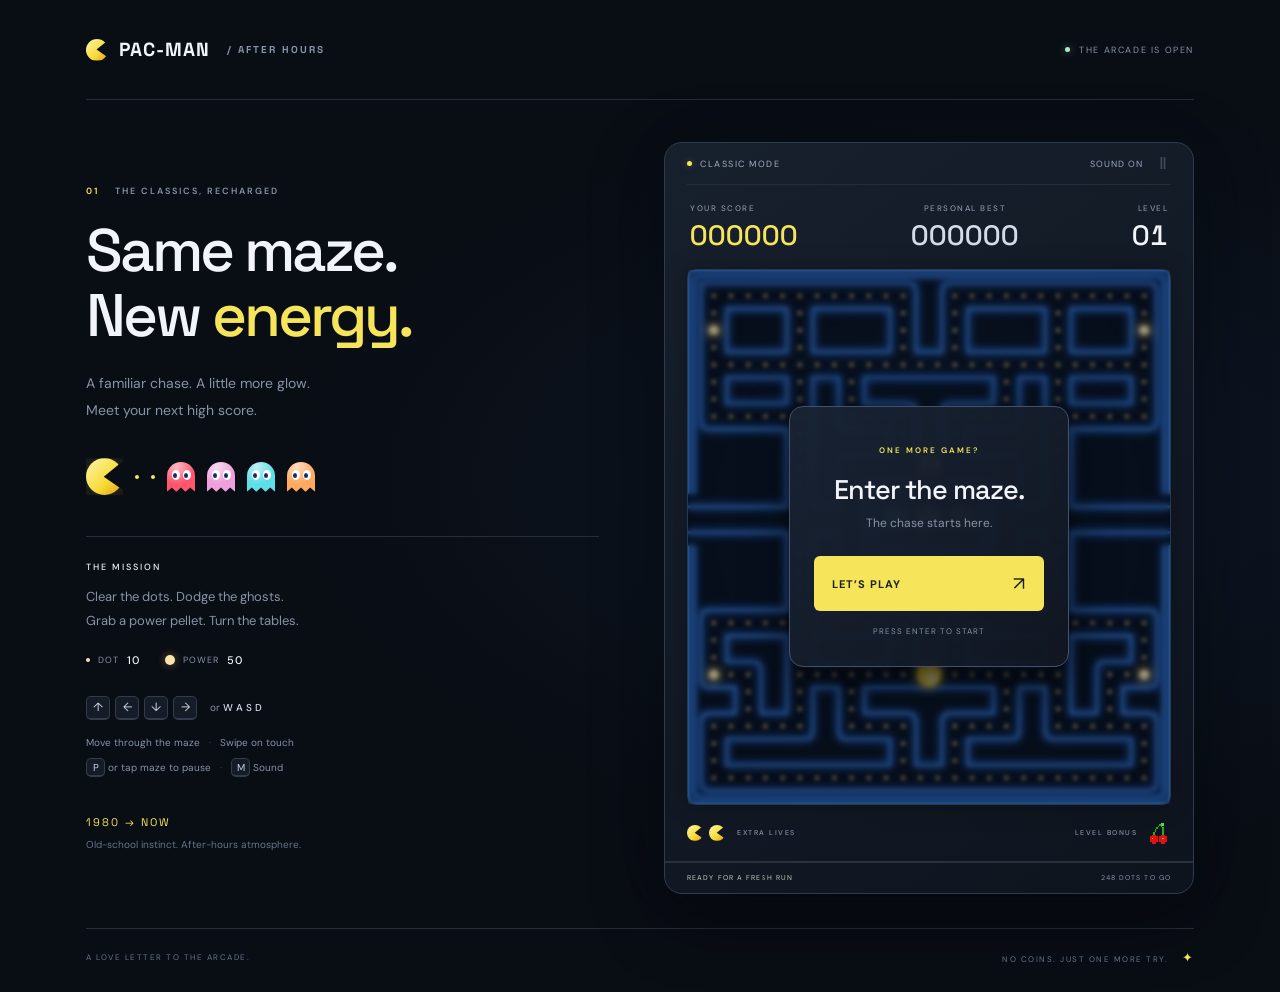
<file: index.html>
<!DOCTYPE html>
<html lang="en">
<head>
    <meta charset="UTF-8">
    <meta name="viewport" content="width=device-width, initial-scale=1.0">
    <meta name="theme-color" content="#090d14">
    <meta name="description" content="The maze you know. A new kind of glow. Play a modern, neon-lit tribute to the arcade classic.">
    <title>PAC-MAN — After Hours</title>
    <link rel="stylesheet" href="styles.css?v=5">
</head>
<body>
    <main class="arcade">
        <header class="masthead">
            <a class="brand" href="./" aria-label="Pac-Man home"><span class="mini-pac" aria-hidden="true"></span> PAC-MAN <span class="brand-edition">/ AFTER HOURS</span></a>
            <span class="arcade-status"><i></i> THE ARCADE IS OPEN</span>
        </header>
        <div class="arcade-layout">
            <aside class="intro">
                <div class="eyebrow"><span>01</span> THE CLASSICS, RECHARGED</div>
                <h1>Same maze.<br> New <em>energy.</em></h1>
                <p class="intro-copy">A familiar chase. A little more glow.<br>Meet your next high score.</p>
                <div class="cast" aria-label="Pac-Man, Blinky, Pinky, Inky, and Clyde">
                    <span class="hero-pac"></span><span class="cast-dot"></span><span class="cast-dot"></span>
                    <span class="ghost red"><i></i><i></i></span><span class="ghost pink"><i></i><i></i></span><span class="ghost cyan"><i></i><i></i></span><span class="ghost orange"><i></i><i></i></span>
                </div>
                <section class="how-to" aria-labelledby="how-title">
                    <h2 id="how-title">THE MISSION</h2>
                    <p>Clear the dots. Dodge the ghosts.<br>Grab a power pellet. Turn the tables.</p>
                    <div class="points"><span><i class="dot-sample"></i> DOT <b>10</b></span><span><i class="power-sample"></i> POWER <b>50</b></span></div>
                </section>
                <div class="controls-guide"><div class="key-row"><kbd>↑</kbd><kbd>←</kbd><kbd>↓</kbd><kbd>→</kbd><span>or <strong>W A S D</strong></span></div><p>Move through the maze <span>·</span> Swipe on touch</p><p><kbd>P</kbd> or tap maze to pause <span>·</span> <kbd>M</kbd> Sound</p></div>
                <div class="classic-note"><span>1980 → NOW</span><p>Old-school instinct. After-hours atmosphere.</p></div>
            </aside>
            <section id="game-container" aria-label="Pac-Man arcade game">
                <div class="cabinet-top"><span><i></i> CLASSIC MODE</span><div class="game-tools"><button id="sound-btn" aria-label="Mute sound" aria-pressed="false">SOUND ON</button><button id="pause-btn" disabled aria-label="Pause game">Ⅱ</button></div></div>
                <div id="game-wrap">
                    <div id="hud">
                        <div id="score-display"><span class="label">YOUR SCORE</span><span id="score">000000</span></div>
                        <div class="best-display"><span class="label">PERSONAL BEST</span><span id="best">000000</span></div>
                        <div id="level-display"><span class="label">LEVEL</span><span id="level">01</span></div>
                    </div>
                    <div class="board-shell">
                        <canvas id="game-canvas" width="448" height="496" aria-label="Pac-Man maze. Use arrow keys, WASD, or swipe to move."></canvas>
                        <div id="loading-screen"><div class="launch-card"><span class="eyebrow">ONE MORE GAME?</span><h2>Enter the maze.</h2><p>The chase starts here.</p><button id="start-btn">LET’S PLAY <span>↗</span></button><span class="start-hint">PRESS ENTER TO START</span></div></div>
                        <div id="overlay" class="hidden"><div class="launch-card"><div id="overlay-text"></div><button id="resume-btn">BACK TO THE CHASE <span>↗</span></button><button id="overlay-sound-btn" class="quiet-button" aria-pressed="false">SOUND ON</button></div></div>
                    </div>
                    <div class="cabinet-bottom"><div id="lives-display"><div id="lives" aria-label="Spare lives"></div><span class="label">EXTRA LIVES</span></div><div class="bonus-display"><span class="label">LEVEL BONUS</span><div id="fruit-row"></div></div></div>
                </div>
                <div class="maze-progress"><div id="progress-fill"></div></div>
                <div class="cabinet-caption"><span id="game-status" role="status">READY FOR A FRESH RUN</span><span id="dots-remaining">248 DOTS TO GO</span></div>
                <p class="touch-hint">SWIPE TO MOVE · TAP THE MAZE TO PAUSE</p>
            </section>
        </div>
        <footer><span>A LOVE LETTER TO THE ARCADE.</span><span>NO COINS. JUST ONE MORE TRY. <i>✦</i></span></footer>
    </main>
    <script src="sound.js?v=1"></script>
    <script src="game.js?v=39"></script>
</body>
</html>
</file>
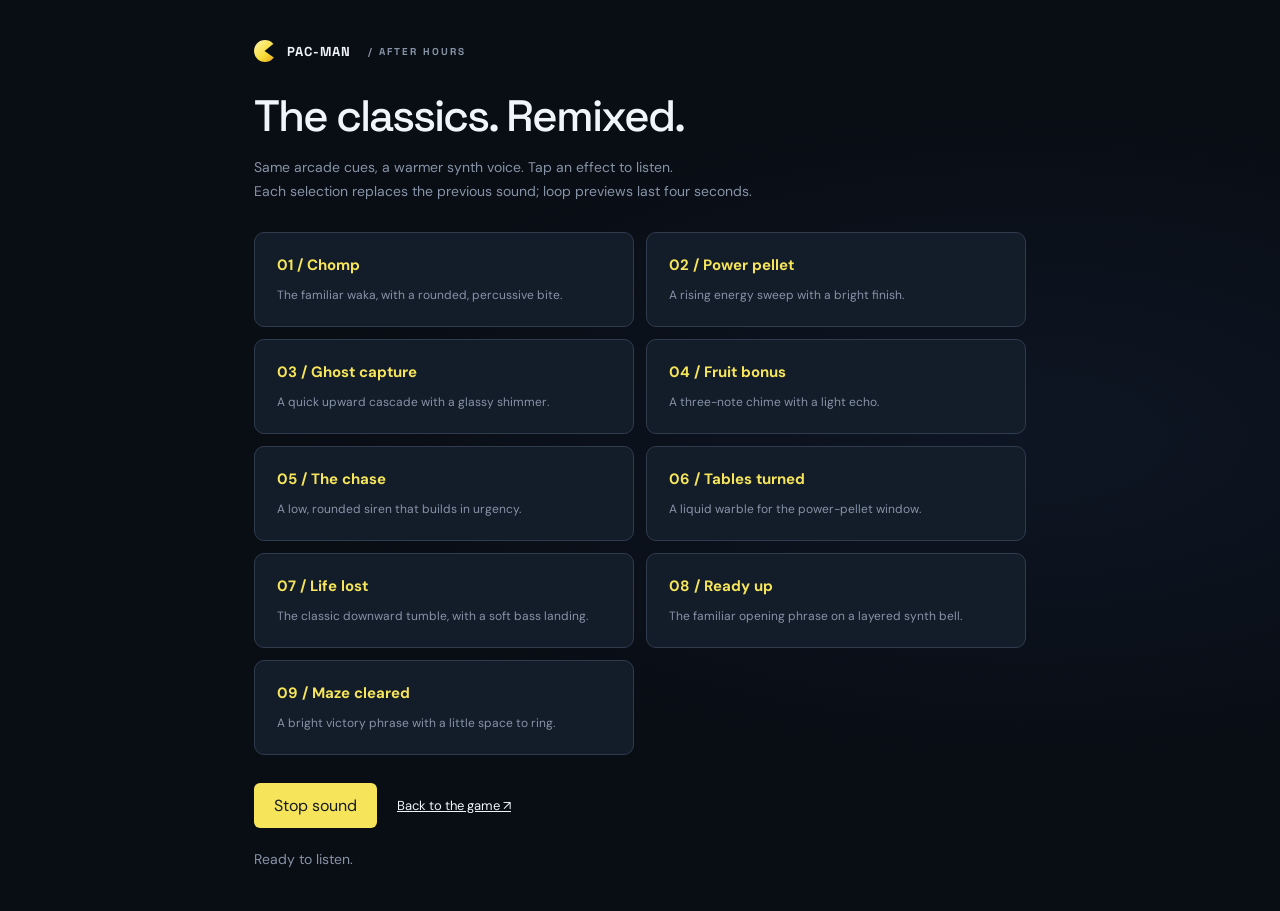
<file: sound-preview.html>
<!DOCTYPE html>
<html lang="en">
<head>
    <meta charset="UTF-8">
    <meta name="viewport" content="width=device-width, initial-scale=1.0">
    <title>After Hours — Sound Studio</title>
    <link rel="stylesheet" href="styles.css?v=4">
    <style>
        .studio { max-width: 820px; margin: 0 auto; padding: 40px 24px; }
        .studio h1 { font: 500 44px 'Space Grotesk', sans-serif; letter-spacing: -2px; margin: 26px 0 12px; }
        .studio p { color: var(--muted); line-height: 1.7; font-size: 14px; }
        .sound-grid { display: grid; grid-template-columns: repeat(2, minmax(0, 1fr)); gap: 12px; margin: 28px 0; }
        .sound-grid button { text-align: left; padding: 22px; background: #131c29; color: var(--text); border: 1px solid #303b4e; border-radius: 10px; }
        .sound-grid button:hover { border-color: var(--yellow); }
        .sound-grid strong { display: block; color: var(--yellow); margin-bottom: 8px; font-size: 15px; }
        .sound-grid span { color: var(--muted); font-size: 12px; }
        .studio-actions { display: flex; align-items: center; gap: 20px; }
        #stop { padding: 12px 20px; border: 0; background: var(--yellow); color: #161b21; border-radius: 6px; }
        .studio a { color: var(--text); font-size: 13px; }
        #sound-status { margin-top: 20px; }
        @media(max-width: 480px) { .sound-grid { grid-template-columns: 1fr; } }
    </style>
</head>
<body>
    <main class="studio">
        <a class="brand" href="./"><span class="mini-pac" aria-hidden="true"></span>PAC-MAN <span class="brand-edition">/ AFTER HOURS</span></a>
        <h1>The classics. Remixed.</h1>
        <p>Same arcade cues, a warmer synth voice. Tap an effect to listen.<br>Each selection replaces the previous sound; loop previews last four seconds.</p>
        <div class="sound-grid">
            <button data-effect="waka"><strong>01 / Chomp</strong><span>The familiar waka, with a rounded, percussive bite.</span></button>
            <button data-effect="startFright"><strong>02 / Power pellet</strong><span>A rising energy sweep with a bright finish.</span></button>
            <button data-effect="eatGhost"><strong>03 / Ghost capture</strong><span>A quick upward cascade with a glassy shimmer.</span></button>
            <button data-effect="eatFruit"><strong>04 / Fruit bonus</strong><span>A three-note chime with a light echo.</span></button>
            <button data-effect="startSiren"><strong>05 / The chase</strong><span>A low, rounded siren that builds in urgency.</span></button>
            <button data-effect="startFrightenedLoop"><strong>06 / Tables turned</strong><span>A liquid warble for the power-pellet window.</span></button>
            <button data-effect="death"><strong>07 / Life lost</strong><span>The classic downward tumble, with a soft bass landing.</span></button>
            <button data-effect="playIntro"><strong>08 / Ready up</strong><span>The familiar opening phrase on a layered synth bell.</span></button>
            <button data-effect="levelComplete"><strong>09 / Maze cleared</strong><span>A bright victory phrase with a little space to ring.</span></button>
        </div>
        <div class="studio-actions"><button id="stop">Stop sound</button><a href="./">Back to the game ↗</a></div>
        <p id="sound-status" role="status">Ready to listen.</p>
    </main>
    <script src="sound.js?v=1"></script>
    <script>
        let previewSound;
        let previewTimers = [];
        const status = document.getElementById('sound-status');
        function stopPreview() {
            previewTimers.forEach(clearTimeout);
            previewTimers = [];
            if (previewSound && previewSound.ctx) previewSound.ctx.close().catch(() => {});
            previewSound = null;
            status.textContent = 'Sound stopped.';
        }
        document.querySelectorAll('[data-effect]').forEach(button => {
            button.addEventListener('click', () => {
                stopPreview();
                previewSound = new SoundManager();
                if (!previewSound.enabled) { status.textContent = 'Audio is unavailable in this browser.'; return; }
                const effect = button.dataset.effect;
                previewSound[effect]();
                status.textContent = 'Playing ' + button.querySelector('strong').textContent.split(' / ')[1] + '.';
                if (effect === 'waka') {
                    for (let i = 1; i < 10; i++) previewTimers.push(setTimeout(() => previewSound.waka(), i * 125));
                }
                if (effect === 'startSiren' || effect === 'startFrightenedLoop') {
                    previewTimers.push(setTimeout(() => {
                        previewSound.stopSiren();
                        previewSound.stopFrightenedLoop();
                        status.textContent = 'Loop preview finished.';
                    }, 4000));
                }
            });
        });
        document.getElementById('stop').addEventListener('click', stopPreview);
        document.addEventListener('visibilitychange', () => { if (document.hidden) stopPreview(); });
        window.addEventListener('pagehide', stopPreview);
    </script>
</body>
</html>
</file>
<file: styles.css>
@import url('https://fonts.googleapis.com/css2?family=DM+Sans:wght@400;500;600;700&family=Space+Grotesk:wght@400;500;600;700&display=swap');

:root {
    color-scheme: dark;
    --bg: #090d14;
    --panel: #101620;
    --line: #252d3a;
    --muted: #8793a7;
    --text: #f1f4f9;
    --yellow: #f6e55a;
    --blue: #56a8ff;
}

* {
    box-sizing: border-box;
    margin: 0;
    padding: 0;
}

body {
    background: radial-gradient(ellipse at 80% 48%,#14233b66,transparent 52%),var(--bg);
    color: var(--text);
    font-family: 'DM Sans',sans-serif;
    min-height: 100svh;
    overscroll-behavior: none;
}

button,a {
    -webkit-tap-highlight-color: transparent;
}

button {
    font: inherit;
    cursor: pointer;
}

button:focus-visible,a:focus-visible {
    outline: 2px solid var(--yellow);
    outline-offset: 5px;
}

button:disabled {
    opacity: .35;
    cursor: default;
}

.arcade {
    max-width: 1200px;
    margin: 0 auto;
    padding: 0 46px;
}

.masthead {
    height: 100px;
    display: flex;
    align-items: center;
    justify-content: space-between;
    border-bottom: 1px solid var(--line);
}

.brand {
    display: flex;
    align-items: center;
    gap: 11px;
    color: var(--text);
    font-family: 'Space Grotesk',sans-serif;
    font-size: 19px;
    font-weight: 700;
    text-decoration: none;
    letter-spacing: 1px;
}

.brand-edition {
    font-size: 10px;
    color: var(--muted);
    letter-spacing: 2px;
    margin-left: 6px;
}

.mini-pac,.hero-pac,.life-icon {
    display: block;
    background: linear-gradient(135deg,#fff6ad,#f7db36 60%,#e59b18);
    border-radius: 50%;
    clip-path: polygon(100% 8%,48% 50%,100% 86%,100% 100%,0 100%,0 0,100% 0);
}

.mini-pac {
    width: 22px;
    height: 22px;
}

.arcade-status {
    display: flex;
    align-items: center;
    gap: 9px;
    font-size: 9px;
    letter-spacing: 1.6px;
    color: var(--muted);
}

.arcade-status i,.cabinet-top>span i {
    width: 5px;
    height: 5px;
    border-radius: 50%;
    background: #a8ebbf;
    box-shadow: 0 0 9px #a8ebbf88;
}

.arcade-layout {
    display: grid;
    grid-template-columns: 1fr 530px;
    gap: 65px;
    align-items: center;
    padding: 42px 0 34px;
}

.eyebrow {
    font-size: 9px;
    font-weight: 600;
    letter-spacing: 2px;
    color: var(--muted);
}

.eyebrow>span {
    color: var(--yellow);
    margin-right: 12px;
}

.intro h1 {
    font-family: 'Space Grotesk',sans-serif;
    font-size: 60px;
    line-height: 1.08;
    font-weight: 500;
    letter-spacing: -3px;
    margin: 22px 0;
}

.intro h1 em {
    font-style: normal;
    color: var(--yellow);
}

.intro-copy {
    color: var(--muted);
    font-size: 14px;
    line-height: 1.9;
}

.cast {
    display: flex;
    align-items: center;
    gap: 12px;
    margin: 33px 0 39px;
    height: 40px;
}

.hero-pac {
    width: 37px;
    height: 37px;
    filter: drop-shadow(0 0 12px #f6e55a44);
}

.cast-dot {
    width: 4px;
    height: 4px;
    border-radius: 50%;
    background: var(--yellow);
}

.ghost {
    --ghost: #ff566d;
    display: flex;
    justify-content: center;
    gap: 3px;
    align-items: center;
    width: 28px;
    height: 30px;
    border-radius: 15px 15px 2px 2px;
    background: radial-gradient(circle at 35% 15%,#ffffff99,transparent 55%),var(--ghost);
    clip-path: polygon(0 0,100% 0,100% 100%,83% 86%,66% 100%,50% 86%,33% 100%,17% 86%,0 100%);
    padding-bottom: 4px;
}

.ghost i {
    background: #fff;
    width: 8px;
    height: 10px;
    border-radius: 50%;
    position: relative;
}

.ghost i:after {
    content: '';
    width: 4px;
    height: 5px;
    position: absolute;
    top: 3px;
    left: 1px;
    background: #182d68;
    border-radius: 50%;
}

.pink {
    --ghost: #efa0dc;
}

.cyan {
    --ghost: #5edfe8;
}

.orange {
    --ghost: #ffa95f;
}

.how-to {
    border-top: 1px solid var(--line);
    padding-top: 24px;
}

.how-to h2 {
    font-size: 9px;
    letter-spacing: 2px;
    font-weight: 500;
    color: var(--text);
    margin-bottom: 12px;
}

.how-to p {
    font-size: 13px;
    line-height: 1.85;
    color: var(--muted);
}

.points {
    display: flex;
    gap: 25px;
    margin-top: 20px;
}

.points>span {
    display: flex;
    align-items: center;
    gap: 8px;
    font-size: 9px;
    letter-spacing: 1px;
    color: var(--muted);
}

.points b {
    color: var(--text);
    font-size: 11px;
    font-weight: 500;
}

.dot-sample,.power-sample {
    display: inline-block;
    width: 4px;
    height: 4px;
    background: #ffe3aa;
    border-radius: 50%;
}

.power-sample {
    width: 10px;
    height: 10px;
    box-shadow: 0 0 10px #f6e55a66;
}

.controls-guide {
    margin-top: 29px;
    color: var(--muted);
    font-size: 10px;
}

.key-row {
    display: flex;
    gap: 5px;
    align-items: center;
    margin-bottom: 10px;
}

.key-row>span {
    margin-left: 8px;
}

.key-row strong {
    font-weight: 500;
    color: #d5dce9;
    font-size: 10px;
}

kbd {
    font-family: inherit;
    display: inline-flex;
    align-items: center;
    justify-content: center;
    min-width: 24px;
    height: 24px;
    background: #151c27;
    border: 1px solid #323c4e;
    border-bottom-width: 2px;
    border-radius: 5px;
    color: #cbd4e5;
    font-size: 12px;
}

.controls-guide p {
    line-height: 2.5;
}

.controls-guide p kbd {
    height: 19px;
    min-width: 19px;
    font-size: 10px;
}

.controls-guide p span {
    margin: 0 6px;
    color: #3e4b60;
}

.classic-note {
    margin-top: 30px;
}

.classic-note>span {
    font-family: 'Space Grotesk',sans-serif;
    font-size: 11px;
    letter-spacing: 2px;
    color: var(--yellow);
}

.classic-note p {
    font-size: 10px;
    color: #667489;
    margin-top: 7px;
}

#game-container {
    width: 100%;
    border: 1px solid #303b4e;
    background: linear-gradient(145deg,#17202d,#0e141e);
    border-radius: 18px;
    padding: 0 22px;
    box-shadow: 0 20px 70px #0006,0 0 80px #3876da08;
    overflow: hidden;
}

.cabinet-top {
    height: 42px;
    display: flex;
    align-items: center;
    justify-content: space-between;
    border-bottom: 1px solid var(--line);
}

.cabinet-top>span {
    display: flex;
    align-items: center;
    gap: 8px;
    font-size: 9px;
    letter-spacing: 1.5px;
    color: #a4b0c4;
}

.cabinet-top>span i {
    background: var(--yellow);
    box-shadow: 0 0 7px #f6e55a55;
}

.game-tools {
    display: flex;
    align-items: center;
    gap: 10px;
}

.game-tools button {
    border: 0;
    background: transparent;
    color: #9ba9bf;
    font-size: 9px;
    letter-spacing: 1px;
    padding: 7px 3px;
}

.game-tools button:hover:not(:disabled) {
    color: var(--yellow);
}

#pause-btn {
    font-size: 16px;
    line-height: 1;
}

.label {
    display: block;
    font-size: 8px;
    color: var(--muted);
    letter-spacing: 1.5px;
    font-weight: 500;
}

#hud {
    display: flex;
    justify-content: space-between;
    align-items: center;
    padding: 18px 3px 16px;
}

#score,#best,#level {
    display: block;
    font-family: 'Space Grotesk',sans-serif;
    font-weight: 500;
    font-variant-numeric: tabular-nums;
    font-size: 28px;
    letter-spacing: 1px;
    margin-top: 4px;
}

#score {
    color: var(--yellow);
}

#best {
    color: #d3dce9;
}

.best-display {
    text-align: center;
}

#level-display {
    text-align: right;
}

.board-shell {
    position: relative;
    border-radius: 9px;
    overflow: hidden;
    background: #060c18;
    border: 1px solid #263953;
    box-shadow: 0 0 25px #0004,inset 0 0 20px #000;
}

#game-canvas {
    display: block;
    width: 100%;
    height: auto;
    aspect-ratio: 448/496;
    touch-action: none;
}

#loading-screen,#overlay {
    position: absolute;
    inset: 0;
    display: flex;
    align-items: center;
    justify-content: center;
    background: #060b1666;
    backdrop-filter: blur(2px);
    z-index: 2;
}

.launch-card {
    width: 280px;
    max-width: 85%;
    text-align: center;
    padding: 30px 24px;
    background: linear-gradient(135deg,#192333f5,#101722fa);
    border: 1px solid #44516a;
    border-radius: 14px;
    box-shadow: 0 16px 45px #0009;
}

.launch-card .eyebrow {
    font-size: 8px;
    color: var(--yellow);
}

.launch-card h2 {
    font: 500 27px 'Space Grotesk',sans-serif;
    letter-spacing: -1px;
    margin: 14px 0 8px;
}

.launch-card p {
    font-size: 12px;
    color: var(--muted);
}

.launch-card button {
    display: flex;
    justify-content: space-between;
    align-items: center;
    width: 100%;
    margin-top: 25px;
    background: var(--yellow);
    color: #1b2112;
    font-size: 11px;
    font-weight: 700;
    letter-spacing: 1px;
    padding: 15px 18px;
    border: 0;
    border-radius: 6px;
    transition: background .15s,box-shadow .15s;
}

.launch-card button:hover {
    background: #fff09a;
    box-shadow: 0 0 25px #f6e55a22;
}

.launch-card button span {
    font-size: 19px;
    font-weight: 400;
}

.start-hint {
    display: block;
    font-size: 8px;
    letter-spacing: 1px;
    color: var(--muted);
    margin-top: 15px;
}

#overlay-text {
    font: 500 27px 'Space Grotesk',sans-serif;
    letter-spacing: -1px;
}

#overlay-text small {
    display: block;
    font: 12px 'DM Sans',sans-serif;
    color: var(--muted);
    letter-spacing: 0;
    line-height: 1.6;
    margin-top: 10px;
}

.cabinet-bottom {
    height: 56px;
    display: flex;
    align-items: center;
    justify-content: space-between;
}

.cabinet-bottom .label {
    font-size: 7px;
}

#lives-display {
    display: flex;
    align-items: center;
    gap: 12px;
}

#lives {
    display: flex;
    gap: 6px;
    min-height: 16px;
}

.life-icon {
    width: 16px;
    height: 16px;
}

.bonus-display {
    display: flex;
    align-items: center;
    gap: 10px;
}

#fruit-row {
    display: flex;
    gap: 3px;
    align-items: center;
}

.fruit-icon {
    width: 24px;
    height: 24px;
    image-rendering: pixelated;
}

.maze-progress {
    height: 2px;
    background: #29323c;
    margin: 0 -22px;
}

.maze-progress>div {
    width: 0;
    height: 100%;
    background: var(--yellow);
    box-shadow: 0 0 8px #f6e55a66;
    transition: width .2s;
}

.cabinet-caption {
    display: flex;
    align-items: center;
    justify-content: space-between;
    min-height: 30px;
    font-size: 7px;
    letter-spacing: 1.1px;
    color: var(--muted);
}

#game-status {
    color: #c3cebd;
}

footer {
    display: flex;
    justify-content: space-between;
    align-items: center;
    padding: 20px 0 26px;
    border-top: 1px solid var(--line);
    font-size: 8px;
    letter-spacing: 1.5px;
    color: #67758b;
}

footer i {
    font-style: normal;
    color: var(--yellow);
    font-size: 13px;
    margin-left: 10px;
}

.hidden {
    display: none!important;
}

@media(min-width:1000px) and (max-height:850px) {
    .masthead {
        height: 76px;
    }
    .arcade-layout {
        grid-template-columns: 1fr 470px;
        gap: 70px;
        padding: 26px 0;
    }
    .intro h1 {
        font-size: 56px;
    }
    .cast {
        margin: 25px 0;
    }
    .classic-note {
        margin-top: 22px;
    }
    #game-container {
        padding: 0 18px;
    }
    .maze-progress {
        margin: 0 -18px;
    }
    #hud {
        padding: 12px 3px;
    }
    .cabinet-bottom {
        height: 45px;
    }
    footer {
        padding: 16px 0;
    }
}

@media(max-width:1000px) {
    .arcade {
        padding: 0 28px;
        max-width: 880px;
    }
    .arcade-layout {
        grid-template-columns: minmax(230px,1fr) minmax(330px,1.3fr);
        gap: 30px;
    }
    .intro h1 {
        font-size: 46px;
        letter-spacing: -2px;
    }
    .intro-copy {
        font-size: 12px;
    }
    .cast {
        gap: 8px;
    }
    .hero-pac {
        width: 30px;
        height: 30px;
    }
    .ghost {
        width: 24px;
        height: 27px;
    }
    .classic-note {
        display: none;
    }
    #game-container {
        padding: 0 14px;
    }
    .maze-progress {
        margin: 0 -14px;
    }
    #score,#best,#level {
        font-size: 23px;
    }
    .label {
        font-size: 7px;
        letter-spacing: 1px;
    }
}

@media(max-width:650px) {
    .arcade {
        padding: 0 16px;
    }
    .masthead {
        height: 67px;
    }
    .brand {
        font-size: 16px;
    }
    .brand-edition {
        font-size: 8px;
        letter-spacing: 1px;
    }
    .arcade-status {
        font-size: 0;
        gap: 0;
    }
    .arcade-status i {
        width: 6px;
        height: 6px;
    }
    .arcade-layout {
        display: flex;
        flex-direction: column;
        gap: 23px;
        padding: 26px 0;
    }
    .intro {
        width: 100%;
        text-align: center;
    }
    .intro .eyebrow {
        font-size: 8px;
    }
    .intro h1 {
        font-size: 36px;
        letter-spacing: -1.5px;
        margin: 12px 0 8px;
    }
    .intro h1 br {
        display: none;
    }
    .intro-copy {
        font-size: 11px;
    }
    .intro-copy br {
        display: none;
    }
    .cast,.how-to,.controls-guide {
        display: none;
    }
    #game-container {
        max-width: 460px;
        border-radius: 14px;
    }
    .cabinet-top {
        height: 35px;
    }
    #hud {
        padding: 13px 2px;
    }
    #score,#best,#level {
        font-size: 24px;
    }
    .cabinet-bottom {
        height: 44px;
    }
    .cabinet-caption {
        font-size: 6px;
        letter-spacing: .8px;
    }
    .launch-card {
        padding: 25px 20px;
        width: 260px;
    }
    footer {
        font-size: 6px;
        letter-spacing: .8px;
    }
    footer i {
        margin-left: 4px;
    }
    body.is-playing .intro {
        display: none;
    }
    body.is-playing .arcade-layout {
        padding-top: 16px;
    }
    body.is-playing footer {
        padding-top: 13px;
    }
}

@media(prefers-reduced-motion:reduce) {
    *,*:before,*:after {
        transition: none!important;
        animation: none!important;
    }
}

@media(min-width:1000px) and (max-height:850px) {
    .arcade-layout {
        grid-template-columns: 1fr clamp(340px,calc((100svh - 250px) * .903),470px);
    }
}

@media(min-width:1000px) and (max-height:740px) {
    .masthead {
        height: 64px;
    }
    .arcade-layout {
        padding: 20px 0;
        gap: 85px;
    }
    .intro h1 {
        font-size: 49px;
        margin: 18px 0;
    }
    .cast {
        margin: 20px 0;
    }
    .how-to {
        padding-top: 18px;
    }
    .controls-guide {
        margin-top: 20px;
    }
    .classic-note {
        display: none;
    }
    .intro-copy {
        font-size: 13px;
    }
}

.touch-hint {
    display: none;
}

@media (max-width: 650px) {
    .touch-hint {
        display: block;
        text-align: center;
        color: var(--muted);
        font-size: 7px;
        letter-spacing: 1px;
        padding: 2px 0 12px;
    }
}

/* Playing is a single, uncropped maze; all surrounding page chrome disappears. */
body.is-playing {
    overflow: hidden;
    background: #060c17;
}

body.is-playing .masthead,
body.is-playing .intro,
body.is-playing footer,
body.is-playing .cabinet-top,
body.is-playing #hud,
body.is-playing .cabinet-bottom,
body.is-playing .maze-progress,
body.is-playing .cabinet-caption,
body.is-playing .touch-hint {
    display: none;
}

body.is-playing #game-container {
    position: fixed;
    inset: 0;
    z-index: 20;
    width: 100%;
    height: 100%;
    max-width: none;
    padding: 0;
    border: 0;
    border-radius: 0;
    background: #060c17;
    box-shadow: none;
}

body.is-playing #game-wrap {
    display: grid;
    width: 100%;
    height: 100%;
    place-items: center;
}

body.is-playing .board-shell {
    width: min(100vw, calc(100dvh * 448 / 496));
    border: 0;
    border-radius: 0;
    box-shadow: none;
}

.launch-card .quiet-button {
    justify-content: center;
    padding: 10px;
    margin-top: 10px;
    background: transparent;
    color: var(--muted);
    font-size: 10px;
}

.launch-card .quiet-button:hover {
    color: var(--yellow);
    background: #ffffff08;
    box-shadow: none;
}
</file>
